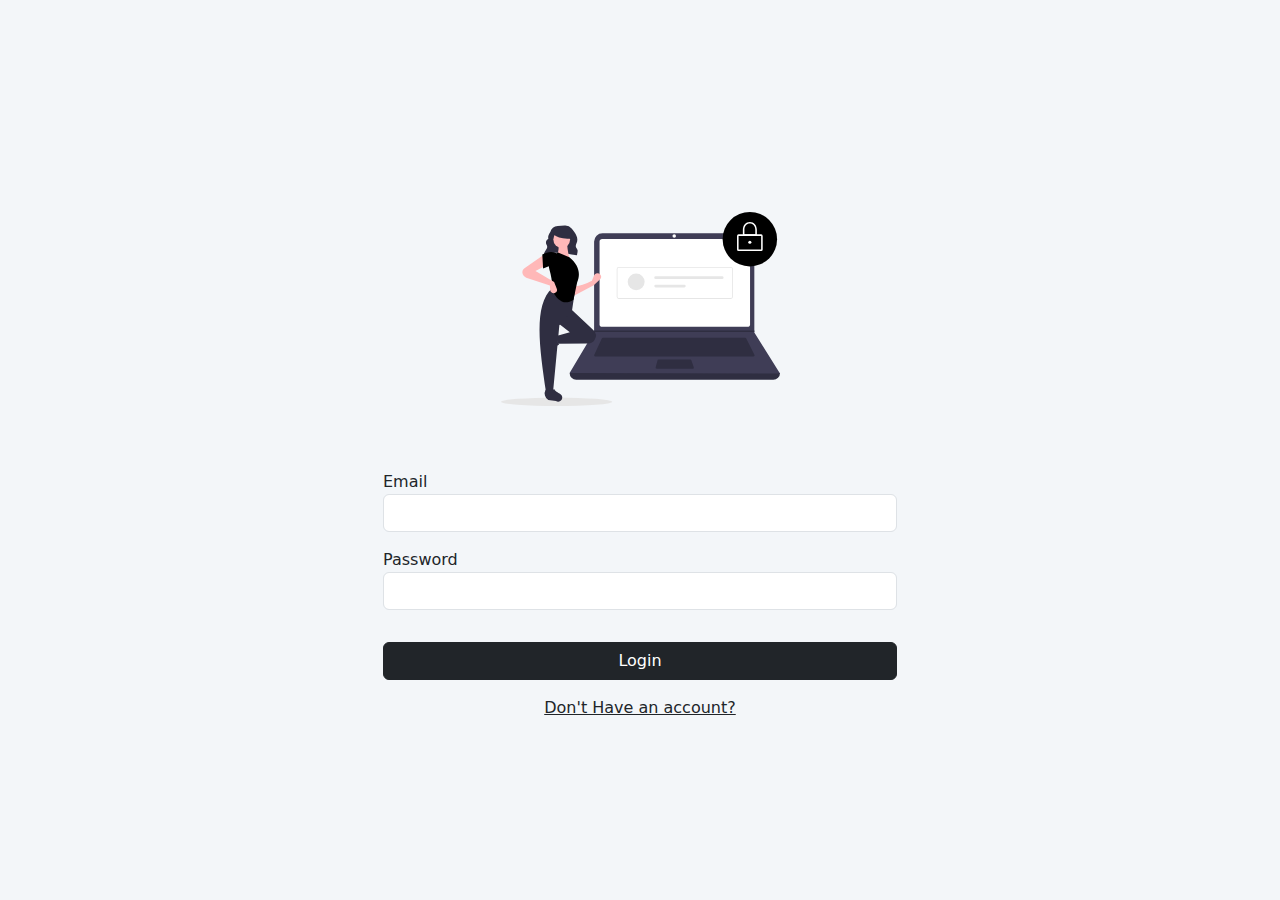
<file: index.html>
<!DOCTYPE html>
<html lang="en">
<head>
    <meta charset="UTF-8">
    <meta name="viewport" content="width=device-width, initial-scale=1.0">
    <title>Home</title>
     <link rel="stylesheet" href="CSS/all.min.css">
    <link rel="stylesheet" href="CSS/bootstrap.min.css">
    <link rel="stylesheet" href="CSS/main.css">
</head>
<body>
    <div class="card m-auto" style="width: 40rem;">
  <img src="images/avatar.svg" class="card-img-top " alt="...">
  <div class="card-body m-auto">
    <h3 class="name"></h3>
    <p class="email"></p>
    <p class="card-text">Welcome to my website .feel free and browse it..! </p>
        <button class="btn btn-danger logoutBtn" type="submit">Logout</button>

  </div>
</div>
<script src="Js/bootstrap.bundle.min.js"></script>
<script src="Js/main.js" defer></script>
</body>
</html>
</file>
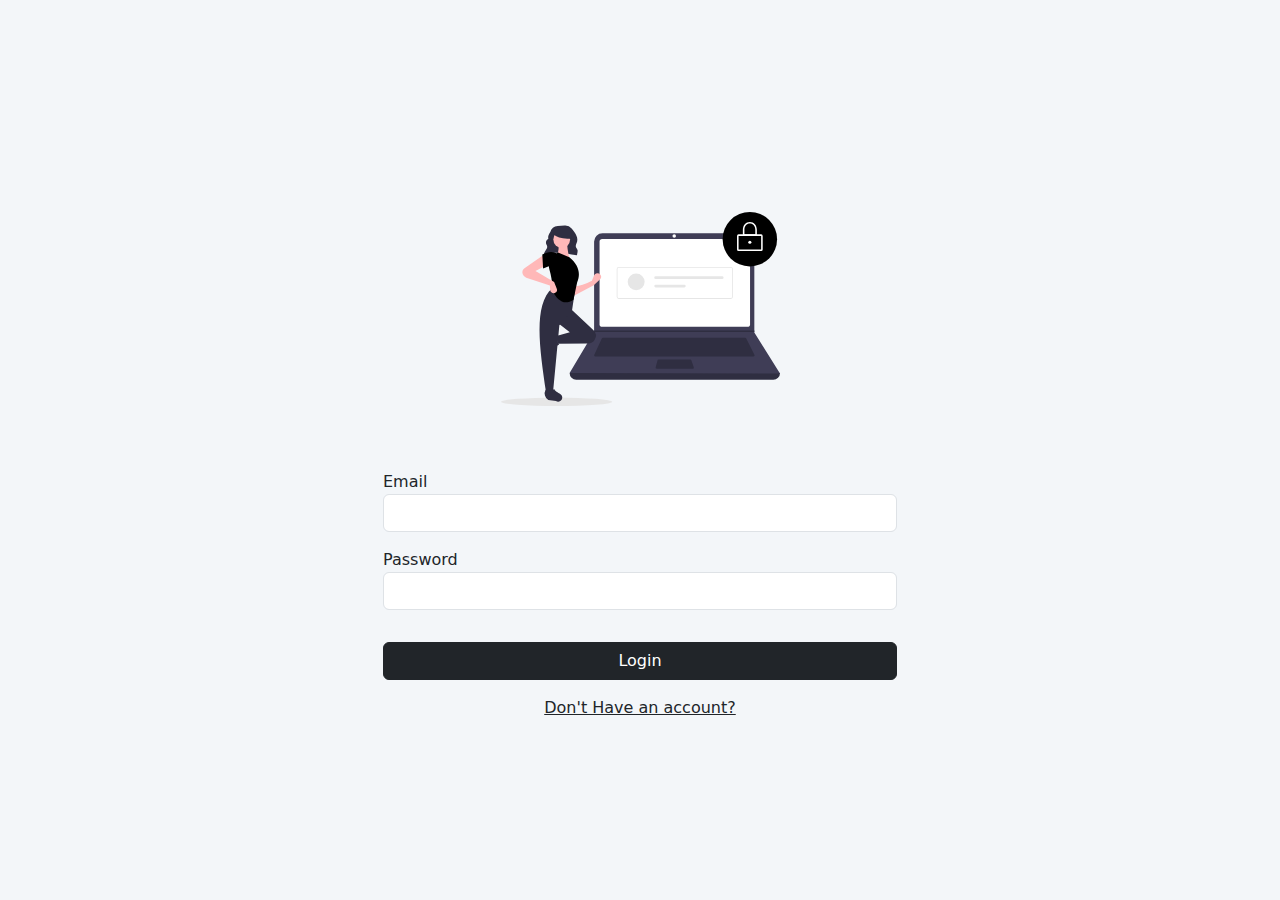
<file: login.html>
<!DOCTYPE html>
<html lang="en">
<head>
    <meta charset="UTF-8">
    <meta name="viewport" content="width=device-width, initial-scale=1.0">
    <link rel="stylesheet" href="CSS/all.min.css">
    <link rel="stylesheet" href="CSS/bootstrap.min.css">
    <link rel="stylesheet" href="CSS/main.css">
    <title>Login</title>
</head>
<body>
    <div class="container">
    <div class="row align-items-center justify-content-center register">
        <div class="text-center m-5">
            <img src="images/login.svg" class="w-25" />
        </div>
        <div class="col-md-6">
            <form class="form">
                <div class="Error text-danger m-3"></div>
                <div class="form-group m-3">
                    <label  class="control-label">Email</label>
                    <input class="form-control emailInput" type="email"/>
                </div>
                <div class="form-group m-3">
                    <label  class="control-label">Password</label>
                    <input  class="form-control passwordInput" type="password" />
                </div>
                
                <div class="form-group pt-3 m-3">

                    <input value="Login" type="submit" class="btn btn-dark w-100" />
                </div>
                <div class="m-3 text-center">
                    <a class="text-dark" href="register.html">Don't Have an account?</a>
                </div>
            </form>
        </div>
    </div>
</div>
<script src="Js/bootstrap.bundle.min.js"></script>
<script src="Js/login.js" defer></script>
</body>
</html>
</file>
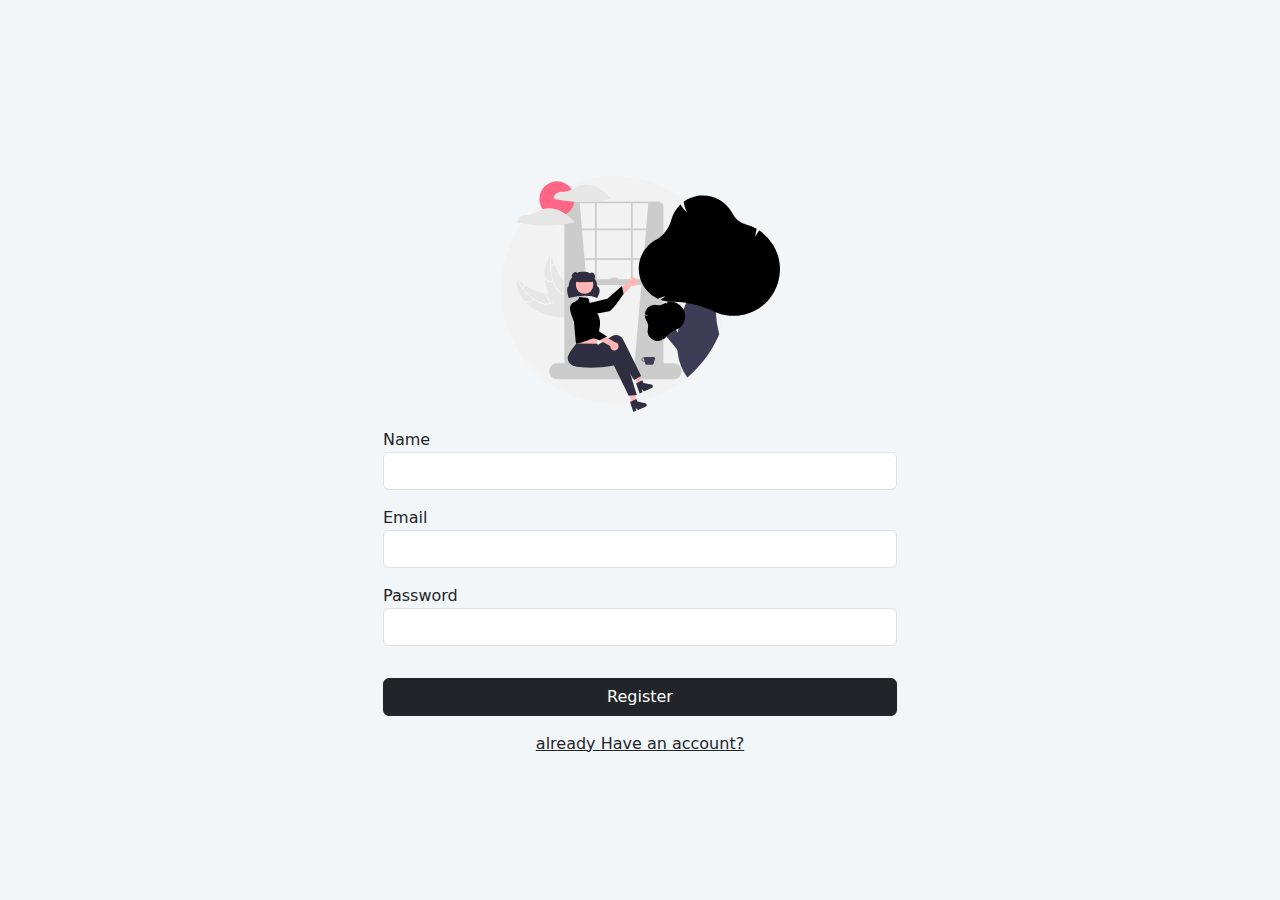
<file: register.html>
<!DOCTYPE html>
<html lang="en">
<head>
    <meta charset="UTF-8">
    <meta name="viewport" content="width=device-width, initial-scale=1.0">
    <link rel="stylesheet" href="CSS/all.min.css">
    <link rel="stylesheet" href="CSS/bootstrap.min.css">
    <link rel="stylesheet" href="CSS/main.css">
    <title>Register</title>
</head>
<body>
    <div class="container">
    <div class="row align-items-center justify-content-center register">
        <div class="text-center mt-5">
            <img src="images/register.svg" class="w-25" />
        </div>
        <div class="col-md-6">
            <form id="form">
                <div class="NullFeilds text-danger m-3"></div>
                 <div class="form-group m-3">
                    <label  class="control-label">Name</label>
                    <input class="form-control nameInput" type="text"/>
                </div>
                <div class="form-group m-3">
                    <label  class="control-label" >Email</label>
                    <input class="form-control emailInput" type="email"/>
                </div>
                <div class="emailError text-danger m-3"></div>
                <div class="form-group m-3">
                    <label  class="control-label">Password</label>
                    <input  class="form-control passwordInput" type="password" />
                </div>
                
                <div class="form-group pt-3 m-3">

                    <input value="Register" type="submit" class="btn btn-dark w-100 submitBtn" />
                </div>
                <div class="m-3 text-center">
                    <a class="text-dark" href="login.html">already Have an account?</a>
                </div>
            </form>
        </div>
    </div>
</div>
<script src="Js/bootstrap.bundle.min.js"></script>
<script src="Js/register.js" defer></script>
</body>
</html>
</file>
<file: CSS/main.css>
body{
    height: 100vh;
    background: #F3F6F9;
    display: flex;
    align-items: center;
    justify-content: center;
}
</file>
